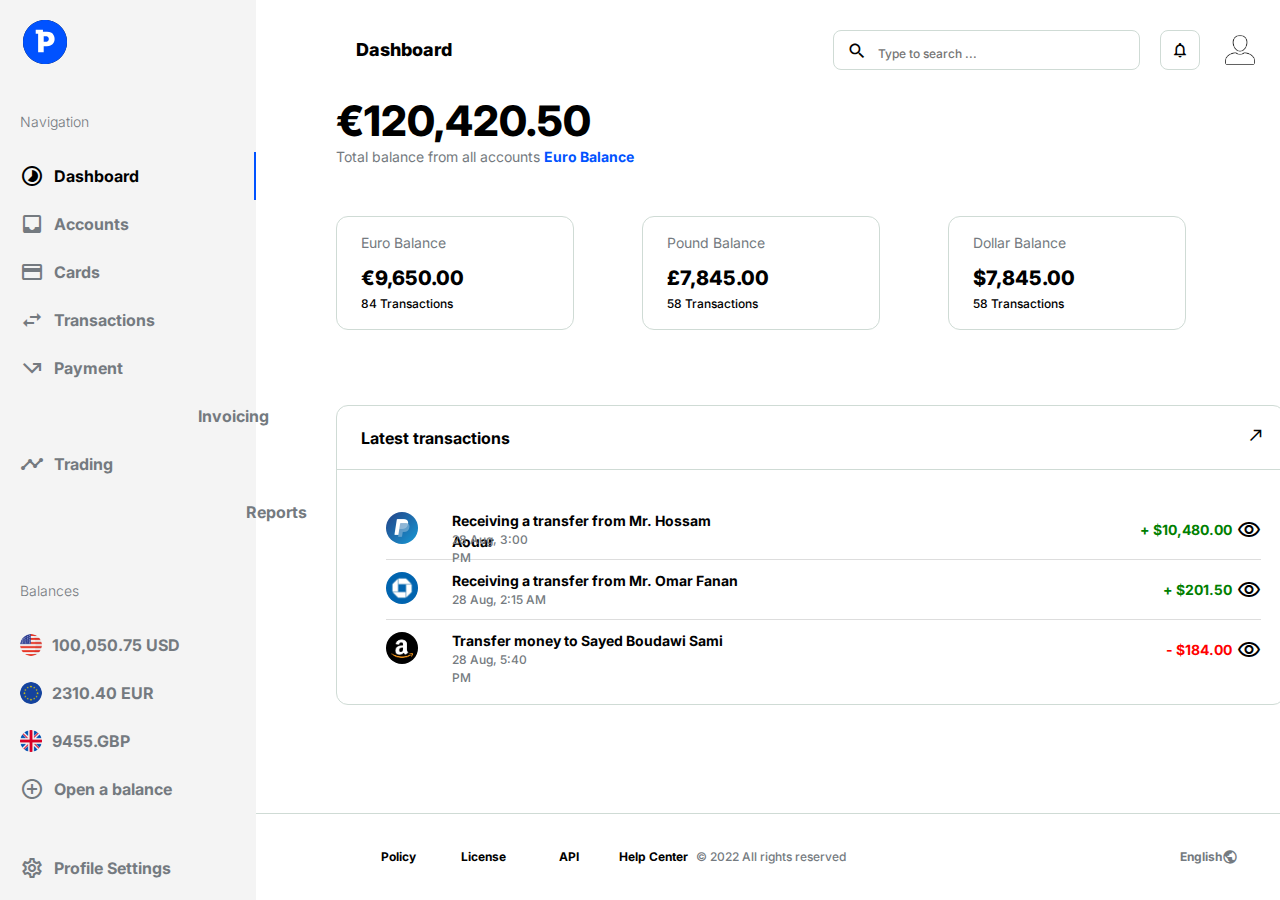
<file: index.html>
<!DOCTYPE html>
<html lang="en">
<head>
    <meta charset="UTF-8" />
    <meta http-equiv="X-UA-Compatible" content="IE=edge" />
    <meta name="viewport" content="width=device-width, initial-scale=1.0" />
    <title>Dashboard</title>
    <link rel="stylesheet" href="css/all.min.css" />
    <link rel="stylesheet" href="css/master.css" />
    <link rel="preconnect" href="https://fonts.googleapis.com" />
    <link href="https://fonts.googleapis.com/css?family=Material+Icons|Material+Icons+Outlined|Material+Icons+Two+Tone|Material+Icons+Round|Material+Icons+Sharp" rel="stylesheet">
    <link href="https://fonts.googleapis.com/css2?family=Inter:wght@100..900&display=swap" rel="stylesheet">
    <link rel="preconnect" href="https://fonts.gstatic.com" crossorigin />
</head>
<body class="light-mode">
    <div class="container">
        <aside class="sidebar">
            <div class="logo">
                <!-- <img src="images/logo.png" alt="Logo"> -->
                <?xml version="1.0" encoding="utf-8"?>
                <svg width="44px" height="44px" viewBox="0 0 44 44" version="1.1" xmlns:xlink="http://www.w3.org/1999/xlink" xmlns="http://www.w3.org/2000/svg">
                <defs>
                    <path d="M22 0C34.1519 0 44 9.84808 44 22L44 22C44 34.1519 34.1519 44 22 44L22 44C9.84808 44 0 34.1519 0 22L0 22C0 9.84808 9.84808 0 22 0Z" id="path_1" />
                    <clipPath id="clip_1">
                    <use xlink:href="#path_1" clip-rule="evenodd" fill-rule="evenodd" />
                    </clipPath>
                </defs>
                <g id="[Element]-Logo--Hidden" fill-opacity="1">
                    <path d="M2423 -276L2423 -276L2423 -232L2379 -232L2379 -276L2423 -276Z" id="[Element]-Logo--Hidden" fill="none" stroke="none" />
                    <path d="M22 0C34.1519 0 44 9.84808 44 22L44 22C44 34.1519 34.1519 44 22 44L22 44C9.84808 44 0 34.1519 0 22L0 22C0 9.84808 9.84808 0 22 0Z" id="bg" fill="#000000" stroke="none" />
                    <g clip-path="url(#clip_1)">
                    <path d="M0 0L44 0L44 44L0 44L0 0Z" id="Mask" fill="#0052FF" stroke="none" />
                    <path d="M12.7188 9.625L19.9375 9.625L19.9375 13.75L12.7188 13.75L12.7188 9.625Z" id="Rectangle" fill="#FFFFFF" fill-rule="evenodd" stroke="none" />
                    <g id="P" transform="translate(15.125 11.6875)">
                        <path d="M0 20.625L0 0L8.87226 0C10.3978 0 11.7327 0.302124 12.8768 0.906372C14.021 1.51062 14.9109 2.35992 15.5465 3.45428C16.1822 4.54865 16.5 5.82764 16.5 7.29126C16.5 8.76831 16.1738 10.0473 15.5214 11.1282C14.8691 12.2092 13.9557 13.0417 12.7815 13.6258C11.6072 14.2099 10.2372 14.502 8.67153 14.502L3.37226 14.502L3.37226 10.1514L7.54745 10.1514C8.20316 10.1514 8.76353 10.0356 9.22856 9.80392C9.69358 9.5723 10.0516 9.24164 10.3025 8.81195C10.5534 8.38226 10.6788 7.87537 10.6788 7.29126C10.6788 6.70044 10.5534 6.19522 10.3025 5.7756C10.0516 5.35599 9.69358 5.03372 9.22856 4.80881C8.76353 4.58389 8.20316 4.47144 7.54745 4.47144L5.58029 4.47144L5.58029 20.625L0 20.625Z" id="Path" fill="#FFFFFF" stroke="none" />
                    </g>
                    </g>
                </g>
                </svg>
            </div>
            <nav class="navigation">
                <p>Navigation</p>
                <ul>
                    <li class="active"><a href="index.html"><i class="material-icons">timelapse</i> Dashboard</a></li>
                    <li><a href="accounts.html"><i class="material-icons">inbox</i> Accounts</a></li>
                    <li><a href="#"><i class="material-icons">credit_card</i> Cards</a></li>
                    <li><a href="transactions.html"><i class="material-icons">swap_horiz</i> Transactions</a></li>
                    <li><a href="payment.html"><i class="material-icons">call_missed_outgoing</i> Payment</a></li>
                    <li><a href="#"><i class="material-icons">article</i> Invoicing</a></li>
                    <li><a href="#"><i class="material-icons">timeline</i> Trading</a></li>
                    <li><a href="#"><i class="material-icons">bar_chart</i> Reports</a></li>
                </ul>
            </nav>
            <div class="balances">
                <p>Balances</p>
                <ul>
                    <li><img src="images/usa.png" alt="USD"> <span> 100,050.75 USD</span></li>
                    <li><img src="images/euro.png" alt="EUR"> <span> 2310.40 EUR</span></li>
                    <li><img src="images/uk.png" alt="GBP"> <span> 9455.GBP</span></li>
                    <li><a href="#"><i class="material-icons-outlined">add_circle_outline</i> Open a balance</a></li>
                </ul>
            </div>
            <div class="profile-settings">
                <a href="settings.html"><i class="material-icons-outlined">settings</i> Profile Settings</a>
            </div>
        </aside>
        <main class="main-content">
            <header class="header">
                <h1>Dashboard</h1>
                <div class="search-profile">
                    <div class="search-bar">
                        <input type="text" placeholder="Type to search ...">
                        <i class="material-icons-outlined search-icon">search</i>
                    </div>
                    <div class="notifications"><i class="material-icons-outlined">notifications</i></div>
                    <img src="images/profile.png" alt="Profile Picture" class="profile-pic">
                </div>
            </header>
            <section class="main-section">
                <div class="dashboard">
                    <div class="title">
                        <h2>€120,420.50</h2>   
                        <p>Total balance from all accounts <span>Euro Balance</span></p>
                    </div> 
                    <div class="balance-cards">
                        <!-- <div class="card">
                            <h2>Total Balance</h2>
                            <p>€120,420.50</p>
                        </div> -->
                        <div class="card" onclick="window.location.href = '#';">
                                <h2>Euro Balance</h2>
                                <p>€9,650.00</p>
                                <small>84 Transactions</small>
                        </div>
                        <div class="card" onclick="window.location.href = '#';">
                                <h2>Pound Balance</h2>
                                <p>£7,845.00</p>
                                <small>58 Transactions</small>
                        </div>
                        <div class="card" onclick="window.location.href = '#';">
                                <h2>Dollar Balance</h2>
                                <p>$7,845.00</p>
                                <small>58 Transactions</small>
                        </div>
                    </div>
                    <div class="transactions">
                        <div class="list-title">
                            <h2>Latest transactions</h2>
                            <i class="material-icons-outlined">north_east</i>
                        </div>
                        <div class="transaction-list">
                            <div class="transaction-item">
                                <div class="icon"><img src="images/paypal.png" alt="PayPal"></div>
                                <div class="details">
                                    <p class="description">Receiving a transfer from Mr. Hossam Aouar</p>
                                    <p class="date">28 Aug, 3:00 PM</p>
                                    <!-- <p class="amount positive">+ $10,480.00</p> -->
                                </div>
                                <div class="amount positive">+ $10,480.00</div>
                                <i class="material-icons-outlined">visibility</i>
                            </div>
                            <div class="transaction-item">
                                <div class="icon"><img src="images/company2.png" alt="Company 2"></div>
                                <div class="details">
                                    <p class="description">Receiving a transfer from Mr. Omar Fanan</p>
                                    <p class="date">28 Aug, 2:15 AM</p>
                                </div>
                                <div class="amount positive">+ $201.50</div>
                                <i class="material-icons-outlined">visibility</i>
                            </div>
                            <div class="transaction-item">
                                <div class="icon"><img src="images/amazon.png" alt="Amazon"></div>
                                <div class="details">
                                    <p class="description">Transfer money to Sayed Boudawi Sami</p>
                                    <p class="date">28 Aug, 5:40 PM</p>
                                </div>
                                <div class="amount negative">- $184.00</div>
                                <i class="material-icons-outlined">visibility</i>
                            </div>
                        </div>
                    </div>
                </div>
            </section>
            <footer class="footer">
                <ul>
                    <li><a href="#"> Policy</a></li>
                    <li><a href="#">License</a></li>
                    <li><a href="#">API</a></li>
                    <li><a href="#">Help Center</a></li>
                    <li class="rights">© 2022 All rights reserved</li>
                </ul>
                <!-- <p>Privacy Policy | License | API | Help Center</p>
                <p>© 2022 All rights reserved</p> -->
                <div class="buttons">
                    <button><a href="#">English<span class="material-icons-outlined">public</span></a></button>
                    <!-- <button id="theme-toggle"><i class="material-icons-outlined">mode_night</i></button> -->
                </div>
            </footer>
        </main>
    </div>
    <script src="js/index.js"></script>
</body>
</html>
</file>
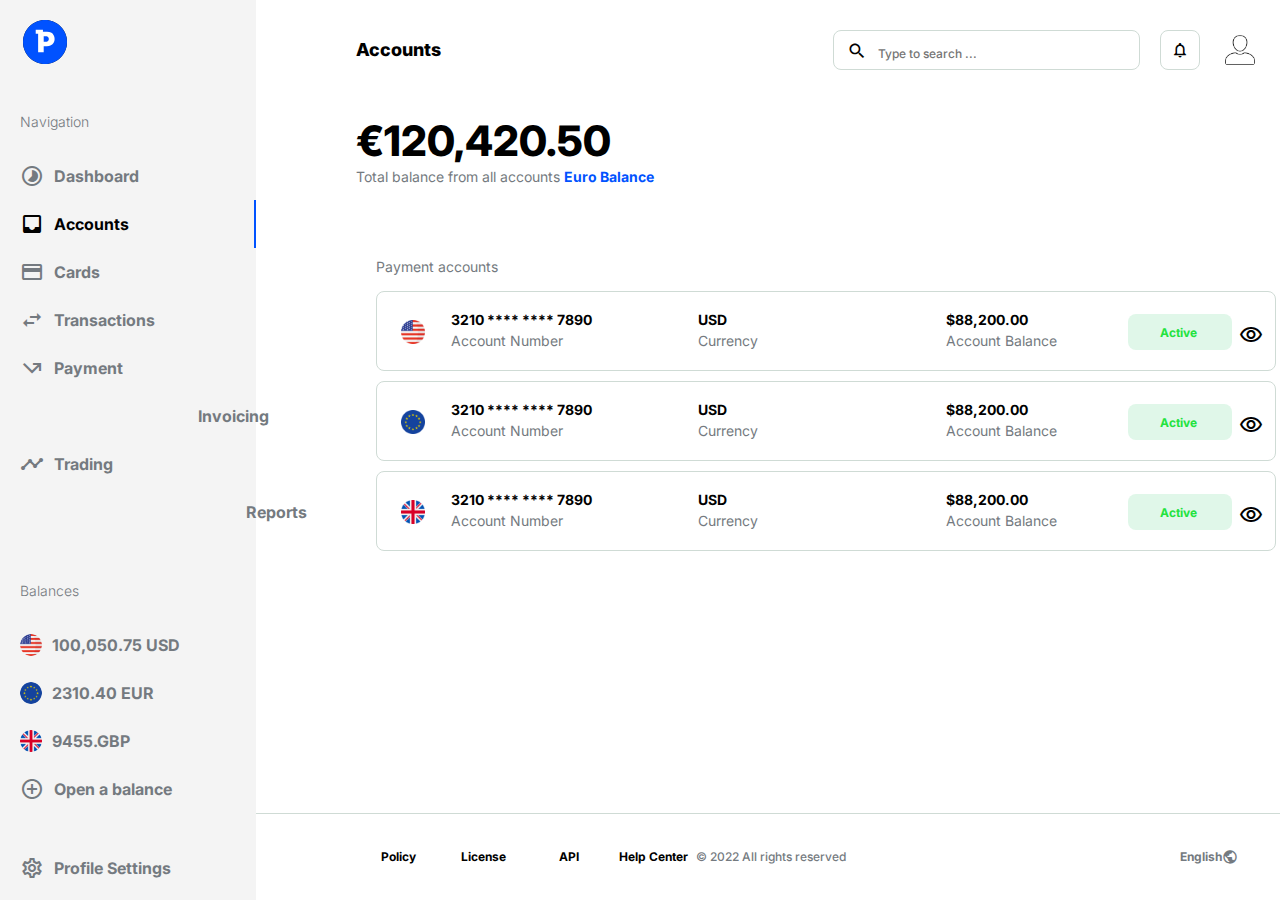
<file: accounts.html>
<!DOCTYPE html>
<html lang="en">
<head>
    <meta charset="UTF-8" />
    <meta http-equiv="X-UA-Compatible" content="IE=edge" />
    <meta name="viewport" content="width=device-width, initial-scale=1.0" />
    <title>Dashboard</title>
    <link rel="stylesheet" href="css/all.min.css" />
    <link rel="stylesheet" href="css/master.css" />
    <link rel="stylesheet" href="css/accounts.css">
    <link rel="preconnect" href="https://fonts.googleapis.com" />
    <link href="https://fonts.googleapis.com/css?family=Material+Icons|Material+Icons+Outlined|Material+Icons+Two+Tone|Material+Icons+Round|Material+Icons+Sharp" rel="stylesheet">
    <link href="https://fonts.googleapis.com/css2?family=Inter:wght@100..900&display=swap" rel="stylesheet">
    <link rel="preconnect" href="https://fonts.gstatic.com" crossorigin />
</head>
<body class="light-mode">
    <div class="container">
        <aside class="sidebar">
            <div class="logo">
                <!-- <img src="images/logo.png" alt="Logo"> -->
                <?xml version="1.0" encoding="utf-8"?>
                <svg width="44px" height="44px" viewBox="0 0 44 44" version="1.1" xmlns:xlink="http://www.w3.org/1999/xlink" xmlns="http://www.w3.org/2000/svg">
                <defs>
                    <path d="M22 0C34.1519 0 44 9.84808 44 22L44 22C44 34.1519 34.1519 44 22 44L22 44C9.84808 44 0 34.1519 0 22L0 22C0 9.84808 9.84808 0 22 0Z" id="path_1" />
                    <clipPath id="clip_1">
                    <use xlink:href="#path_1" clip-rule="evenodd" fill-rule="evenodd" />
                    </clipPath>
                </defs>
                <g id="[Element]-Logo--Hidden" fill-opacity="1">
                    <path d="M2423 -276L2423 -276L2423 -232L2379 -232L2379 -276L2423 -276Z" id="[Element]-Logo--Hidden" fill="none" stroke="none" />
                    <path d="M22 0C34.1519 0 44 9.84808 44 22L44 22C44 34.1519 34.1519 44 22 44L22 44C9.84808 44 0 34.1519 0 22L0 22C0 9.84808 9.84808 0 22 0Z" id="bg" fill="#000000" stroke="none" />
                    <g clip-path="url(#clip_1)">
                    <path d="M0 0L44 0L44 44L0 44L0 0Z" id="Mask" fill="#0052FF" stroke="none" />
                    <path d="M12.7188 9.625L19.9375 9.625L19.9375 13.75L12.7188 13.75L12.7188 9.625Z" id="Rectangle" fill="#FFFFFF" fill-rule="evenodd" stroke="none" />
                    <g id="P" transform="translate(15.125 11.6875)">
                        <path d="M0 20.625L0 0L8.87226 0C10.3978 0 11.7327 0.302124 12.8768 0.906372C14.021 1.51062 14.9109 2.35992 15.5465 3.45428C16.1822 4.54865 16.5 5.82764 16.5 7.29126C16.5 8.76831 16.1738 10.0473 15.5214 11.1282C14.8691 12.2092 13.9557 13.0417 12.7815 13.6258C11.6072 14.2099 10.2372 14.502 8.67153 14.502L3.37226 14.502L3.37226 10.1514L7.54745 10.1514C8.20316 10.1514 8.76353 10.0356 9.22856 9.80392C9.69358 9.5723 10.0516 9.24164 10.3025 8.81195C10.5534 8.38226 10.6788 7.87537 10.6788 7.29126C10.6788 6.70044 10.5534 6.19522 10.3025 5.7756C10.0516 5.35599 9.69358 5.03372 9.22856 4.80881C8.76353 4.58389 8.20316 4.47144 7.54745 4.47144L5.58029 4.47144L5.58029 20.625L0 20.625Z" id="Path" fill="#FFFFFF" stroke="none" />
                    </g>
                    </g>
                </g>
                </svg>
            </div>
            <nav class="navigation">
                <p>Navigation</p>
                <ul>
                    <li><a href="index.html"><i class="material-icons">timelapse</i> Dashboard</a></li>
                    <li class="active"><a href="accounts.html"><i class="material-icons">inbox</i> Accounts</a></li>
                    <li><a href="#"><i class="material-icons">credit_card</i> Cards</a></li>
                    <li><a href="transactions.html"><i class="material-icons">swap_horiz</i> Transactions</a></li>
                    <li><a href="payment.html"><i class="material-icons">call_missed_outgoing</i> Payment</a></li>
                    <li><a href="#"><i class="material-icons">article</i> Invoicing</a></li>
                    <li><a href="#"><i class="material-icons">timeline</i> Trading</a></li>
                    <li><a href="#"><i class="material-icons">bar_chart</i> Reports</a></li>
                </ul>
            </nav>
            <div class="balances">
                <p>Balances</p>
                <ul>
                    <li><img src="images/usa.png" alt="USD"> <span> 100,050.75 USD</span></li>
                    <li><img src="images/euro.png" alt="EUR"> <span> 2310.40 EUR</span></li>
                    <li><img src="images/uk.png" alt="GBP"> <span> 9455.GBP</span></li>
                    <li><a href="#"><i class="material-icons-outlined">add_circle_outline</i> Open a balance</a></li>
                </ul>
            </div>
            <div class="profile-settings">
                <a href="settings.html"><i class="material-icons-outlined">settings</i> Profile Settings</a>
            </div>
        </aside>
        <main class="main-content">
            <header class="header">
                <h1>Accounts</h1>
                <div class="search-profile">
                    <div class="search-bar">
                        <input type="text" placeholder="Type to search ...">
                        <i class="material-icons-outlined search-icon">search</i>
                    </div>
                    <div class="notifications"><i class="material-icons-outlined">notifications</i></div>
                    <img src="images/profile.png" alt="Profile Picture" class="profile-pic">
                </div>
            </header>
            <section class="main-section">
                <div class="accounts">
                    <div class="title">
                        <h2>€120,420.50</h2>   
                        <p>Total balance from all accounts <span>Euro Balance</span></p>
                    </div> 
                    <div class="account-list">
                        <h1>Payment accounts</h1>
                        <div class="account-item usa">
                            <div class="account-info">
                                <img src="images/usa.png" alt="US Flag" class="flag">
                                <div class="account-details">
                                    <div class="card">
                                        <p class="account-number">3210 **** **** 7890</p>
                                        <p class="account-title">Account Number</p>
                                    </div>
                                    <div class="currency">
                                        <p class="currency-status">USD</p>
                                        <p class="currency-title">Currency</p>
                                    </div>
                                    <div class="balance">
                                        <p class="balance-status">$88,200.00</p>
                                        <p class="balance-title">Account Balance</p>
                                    </div>
                                    <div class="blocked">
                                        <p class="blocked-status">$1,200.00</p>
                                        <p class="blocked-title">Blocked Amount</p>
                                    </div>
                                    <div class="account-status">
                                        <span class="status active"><p>Active</p></span>
                                        <span class="material-icons-outlined hide">visibility</span>
                                    </div>
                                </div>
                            </div>
                        </div>
                        <div class="account-item eur">
                            <div class="account-info">
                                <img src="images/euro.png" alt="EU Flag" class="flag">
                                <div class="account-details">
                                    <div class="card">
                                        <p class="account-number">3210 **** **** 7890</p>
                                        <p class="account-title">Account Number</p>
                                    </div>
                                    <div class="currency">
                                        <p class="currency-status">USD</p>
                                        <p class="currency-title">Currency</p>
                                    </div>
                                    <div class="balance">
                                        <p class="balance-status">$88,200.00</p>
                                        <p class="balance-title">Account Balance</p>
                                    </div>
                                    <div class="blocked">
                                        <p class="blocked-status">$1,200.00</p>
                                        <p class="blocked-title">Blocked Amount</p>
                                    </div>
                                    <div class="account-status">
                                        <span class="status active"><p>Active</p></span>
                                        <span class="material-icons-outlined hide">visibility</span>
                                    </div>
                                </div>
                            </div>
                        </div>
                        <div class="account-item uk">
                            <div class="account-info">
                                <img src="images/uk.png" alt="GB Flag" class="flag">
                                <div class="account-details">
                                    <div class="card">
                                        <p class="account-number">3210 **** **** 7890</p>
                                        <p class="account-title">Account Number</p>
                                    </div>
                                    <div class="currency">
                                        <p class="currency-status">USD</p>
                                        <p class="currency-title">Currency</p>
                                    </div>
                                    <div class="balance">
                                        <p class="balance-status">$88,200.00</p>
                                        <p class="balance-title">Account Balance</p>
                                    </div>
                                    <div class="blocked">
                                        <p class="blocked-status">$1,200.00</p>
                                        <p class="blocked-title">Blocked Amount</p>
                                    </div>
                                    <div class="account-status">
                                        <span class="status active"><p>Active</p></span>
                                        <span class="material-icons-outlined hide">visibility</span>
                                    </div>
                                </div>
                            </div>
                        </div>
                    </div>
                </div>
            </section>
            <footer class="footer">
                <ul>
                    <li><a href="#"> Policy</a></li>
                    <li><a href="#">License</a></li>
                    <li><a href="#">API</a></li>
                    <li><a href="#">Help Center</a></li>
                    <li class="rights">© 2022 All rights reserved</li>
                </ul>
                <!-- <p>Privacy Policy | License | API | Help Center</p>
                <p>© 2022 All rights reserved</p> -->
                <div class="buttons">
                    <button><a href="#">English<span class="material-icons-outlined">public</span></a></button>
                    <!-- <button id="theme-toggle"><i class="material-icons-outlined">mode_night</i></button> -->
                </div>
            </footer>
        </main>
    </div>
    <script src="js/index.js"></script>
</body>
</html>
</file>
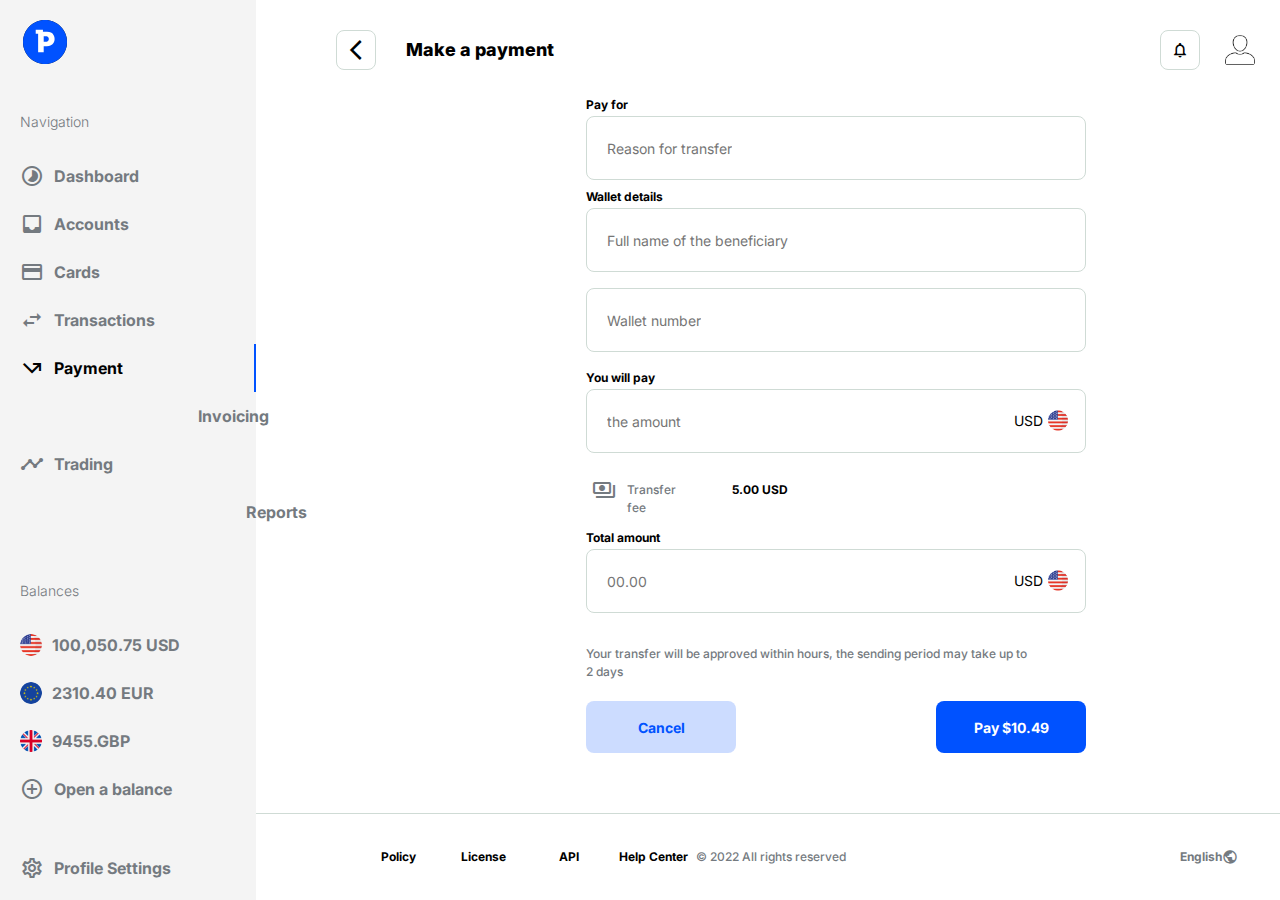
<file: payment.html>
<!DOCTYPE html>
<html lang="en">
<head>
    <meta charset="UTF-8" />
    <meta http-equiv="X-UA-Compatible" content="IE=edge" />
    <meta name="viewport" content="width=device-width, initial-scale=1.0" />
    <title>Payment Page</title>
    <link rel="stylesheet" href="css/all.min.css" />
    <link rel="stylesheet" href="css/master.css" />
    <link rel="stylesheet" href="css/payment.css">
    <link rel="preconnect" href="https://fonts.googleapis.com" />
    <link href="https://fonts.googleapis.com/css?family=Material+Icons|Material+Icons+Outlined|Material+Icons+Two+Tone|Material+Icons+Round|Material+Icons+Sharp" rel="stylesheet">
    <link href="https://fonts.googleapis.com/css2?family=Inter:wght@100..900&display=swap" rel="stylesheet">
    <link rel="preconnect" href="https://fonts.gstatic.com" crossorigin />
</head>
<body class="light-mode">
    <div class="container">
        <aside class="sidebar">
            <div class="logo">
                <!-- <img src="images/logo.png" alt="Logo"> -->
                <?xml version="1.0" encoding="utf-8"?>
                <svg width="44px" height="44px" viewBox="0 0 44 44" version="1.1" xmlns:xlink="http://www.w3.org/1999/xlink" xmlns="http://www.w3.org/2000/svg">
                <defs>
                    <path d="M22 0C34.1519 0 44 9.84808 44 22L44 22C44 34.1519 34.1519 44 22 44L22 44C9.84808 44 0 34.1519 0 22L0 22C0 9.84808 9.84808 0 22 0Z" id="path_1" />
                    <clipPath id="clip_1">
                    <use xlink:href="#path_1" clip-rule="evenodd" fill-rule="evenodd" />
                    </clipPath>
                </defs>
                <g id="[Element]-Logo--Hidden" fill-opacity="1">
                    <path d="M2423 -276L2423 -276L2423 -232L2379 -232L2379 -276L2423 -276Z" id="[Element]-Logo--Hidden" fill="none" stroke="none" />
                    <path d="M22 0C34.1519 0 44 9.84808 44 22L44 22C44 34.1519 34.1519 44 22 44L22 44C9.84808 44 0 34.1519 0 22L0 22C0 9.84808 9.84808 0 22 0Z" id="bg" fill="#000000" stroke="none" />
                    <g clip-path="url(#clip_1)">
                    <path d="M0 0L44 0L44 44L0 44L0 0Z" id="Mask" fill="#0052FF" stroke="none" />
                    <path d="M12.7188 9.625L19.9375 9.625L19.9375 13.75L12.7188 13.75L12.7188 9.625Z" id="Rectangle" fill="#FFFFFF" fill-rule="evenodd" stroke="none" />
                    <g id="P" transform="translate(15.125 11.6875)">
                        <path d="M0 20.625L0 0L8.87226 0C10.3978 0 11.7327 0.302124 12.8768 0.906372C14.021 1.51062 14.9109 2.35992 15.5465 3.45428C16.1822 4.54865 16.5 5.82764 16.5 7.29126C16.5 8.76831 16.1738 10.0473 15.5214 11.1282C14.8691 12.2092 13.9557 13.0417 12.7815 13.6258C11.6072 14.2099 10.2372 14.502 8.67153 14.502L3.37226 14.502L3.37226 10.1514L7.54745 10.1514C8.20316 10.1514 8.76353 10.0356 9.22856 9.80392C9.69358 9.5723 10.0516 9.24164 10.3025 8.81195C10.5534 8.38226 10.6788 7.87537 10.6788 7.29126C10.6788 6.70044 10.5534 6.19522 10.3025 5.7756C10.0516 5.35599 9.69358 5.03372 9.22856 4.80881C8.76353 4.58389 8.20316 4.47144 7.54745 4.47144L5.58029 4.47144L5.58029 20.625L0 20.625Z" id="Path" fill="#FFFFFF" stroke="none" />
                    </g>
                    </g>
                </g>
                </svg>
            </div>
            <nav class="navigation">
                <p>Navigation</p>
                <ul>
                    <li><a href="index.html"><i class="material-icons">timelapse</i> Dashboard</a></li>
                    <li><a href="accounts.html"><i class="material-icons">inbox</i> Accounts</a></li>
                    <li><a href="#"><i class="material-icons">credit_card</i> Cards</a></li>
                    <li><a href="transactions.html"><i class="material-icons">swap_horiz</i> Transactions</a></li>
                    <li class="active"><a href="payment.html"><i class="material-icons">call_missed_outgoing</i> Payment</a></li>
                    <li><a href="#"><i class="material-icons">article</i> Invoicing</a></li>
                    <li><a href="#"><i class="material-icons">timeline</i> Trading</a></li>
                    <li><a href="#"><i class="material-icons">bar_chart</i> Reports</a></li>
                </ul>
            </nav>
            <div class="balances">
                <p>Balances</p>
                <ul>
                    <li><img src="images/usa.png" alt="USD"> <span> 100,050.75 USD</span></li>
                    <li><img src="images/euro.png" alt="EUR"> <span> 2310.40 EUR</span></li>
                    <li><img src="images/uk.png" alt="GBP"> <span> 9455.GBP</span></li>
                    <li><a href="#"><i class="material-icons-outlined">add_circle_outline</i> Open a balance</a></li>
                </ul>
            </div>
            <div class="profile-settings">
                <a href="settings.html"><i class="material-icons-outlined">settings</i> Profile Settings</a>
            </div>
        </aside>
        <main class="main-content">
            <header class="header">
                <div class="header-title">
                    <i class="material-icons-outlined">arrow_back_ios</i>
                    <h1>Make a payment</h1>
                </div>
                <div class="search-profile">
                    <!-- <div class="search-bar">
                        <input type="text" placeholder="Type to search ...">
                        <i class="material-icons-outlined search-icon">search</i>
                    </div> -->
                    <div class="notifications"><i class="material-icons-outlined">notifications</i></div>
                    <img src="images/profile.png" alt="Profile Picture" class="profile-pic">
                </div>
            </header>
            <section class="main-section">
                <form class="payment-form">
                    <div class="pay-for">
                        <label for="reason">Pay for</label>
                        <input type="text" id="reason" name="reason" placeholder="Reason for transfer">
                    </div>
                    <div class="wallet">
                        <label for="beneficiary">Wallet details</label>
                        <input type="text" id="beneficiary" name="beneficiary" placeholder="Full name of the beneficiary">
                        <input type="text" id="wallet-number" name="wallet-number" placeholder="Wallet number">
                    </div>
                    <div class="you-will-pay">
                        <label for="amount">You will pay</label>
                        <input type="text" id="amount" name="amount" placeholder="the amount">
                        <span class="currency">USD <img src="images/usa.png" alt="US Flag"></span>
                    </div>
                    <div class="transfer-fee">
                        <label>
                            <i class="material-icons-outlined">payments</i><span class="fee"> Transfer fee</span> <span class="fee-amount">5.00 USD</span>
                        </label>
                    </div>
                    <div class="total">
                        <label for="total-amount">Total amount</label>
                        <input type="text" id="total-amount" name="total-amount" placeholder="00.00">
                        <span class="currency">USD <img src="images/usa.png" alt="US Flag"></span>
                    </div>
                    <p class="note">Your transfer will be approved within hours, the sending period may take up to 2 days</p>
                    <div class="form-actions">
                        <button type="button" class="cancel-button">Cancel</button>
                        <button type="submit" class="pay-button">Pay $10.49</button>
                    </div>
                </form>
            </section>
            <footer class="footer">
                <ul>
                    <li><a href="#"> Policy</a></li>
                    <li><a href="#">License</a></li>
                    <li><a href="#">API</a></li>
                    <li><a href="#">Help Center</a></li>
                    <li class="rights">© 2022 All rights reserved</li>
                </ul>
                <!-- <p>Privacy Policy | License | API | Help Center</p>
                <p>© 2022 All rights reserved</p> -->
                <div class="buttons">
                    <button><a href="#">English<span class="material-icons-outlined">public</span></a></button>
                    <!-- <button id="theme-toggle"><i class="material-icons-outlined">mode_night</i></button> -->
                </div>
            </footer>
        </main>
    </div>
    <script src="js/index.js"></script>
</body>
</html>
</file>
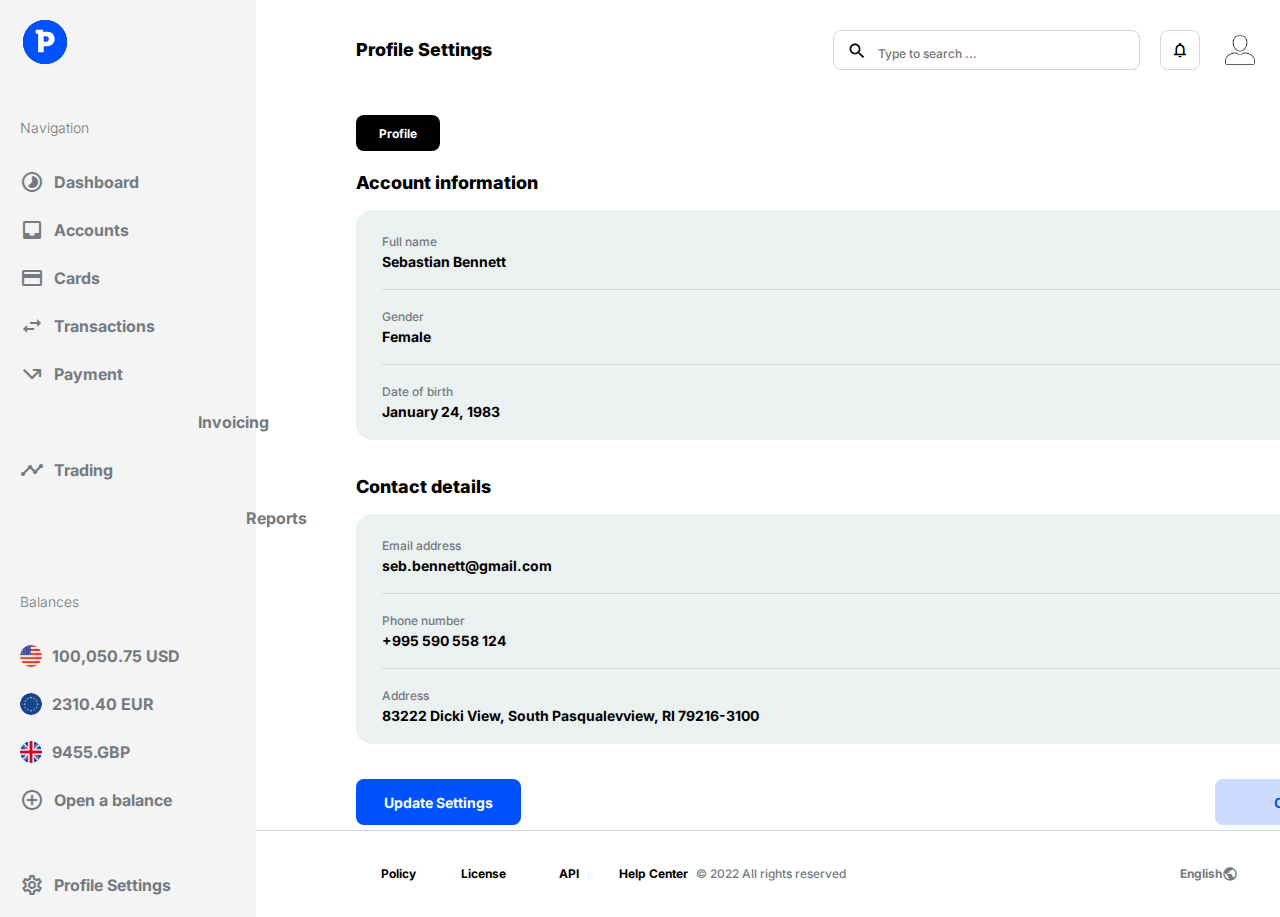
<file: settings.html>
<!DOCTYPE html>
<html lang="en">
<head>
    <meta charset="UTF-8" />
    <meta http-equiv="X-UA-Compatible" content="IE=edge" />
    <meta name="viewport" content="width=device-width, initial-scale=1.0" />
    <title>Settings</title>
    <link rel="stylesheet" href="css/all.min.css" />
    <link rel="stylesheet" href="css/master.css" />
    <link rel="stylesheet" href="css/settings.css">
    <link rel="preconnect" href="https://fonts.googleapis.com" />
    <link href="https://fonts.googleapis.com/css?family=Material+Icons|Material+Icons+Outlined|Material+Icons+Two+Tone|Material+Icons+Round|Material+Icons+Sharp" rel="stylesheet">
    <link href="https://fonts.googleapis.com/css2?family=Inter:wght@100..900&display=swap" rel="stylesheet">
    <link rel="preconnect" href="https://fonts.gstatic.com" crossorigin />
</head>
<body class="light-mode">
    <div class="container">
        <aside class="sidebar">
            <div class="logo">
                <!-- <img src="images/logo.png" alt="Logo"> -->
                <?xml version="1.0" encoding="utf-8"?>
                <svg width="44px" height="44px" viewBox="0 0 44 44" version="1.1" xmlns:xlink="http://www.w3.org/1999/xlink" xmlns="http://www.w3.org/2000/svg">
                <defs>
                    <path d="M22 0C34.1519 0 44 9.84808 44 22L44 22C44 34.1519 34.1519 44 22 44L22 44C9.84808 44 0 34.1519 0 22L0 22C0 9.84808 9.84808 0 22 0Z" id="path_1" />
                    <clipPath id="clip_1">
                    <use xlink:href="#path_1" clip-rule="evenodd" fill-rule="evenodd" />
                    </clipPath>
                </defs>
                <g id="[Element]-Logo--Hidden" fill-opacity="1">
                    <path d="M2423 -276L2423 -276L2423 -232L2379 -232L2379 -276L2423 -276Z" id="[Element]-Logo--Hidden" fill="none" stroke="none" />
                    <path d="M22 0C34.1519 0 44 9.84808 44 22L44 22C44 34.1519 34.1519 44 22 44L22 44C9.84808 44 0 34.1519 0 22L0 22C0 9.84808 9.84808 0 22 0Z" id="bg" fill="#000000" stroke="none" />
                    <g clip-path="url(#clip_1)">
                    <path d="M0 0L44 0L44 44L0 44L0 0Z" id="Mask" fill="#0052FF" stroke="none" />
                    <path d="M12.7188 9.625L19.9375 9.625L19.9375 13.75L12.7188 13.75L12.7188 9.625Z" id="Rectangle" fill="#FFFFFF" fill-rule="evenodd" stroke="none" />
                    <g id="P" transform="translate(15.125 11.6875)">
                        <path d="M0 20.625L0 0L8.87226 0C10.3978 0 11.7327 0.302124 12.8768 0.906372C14.021 1.51062 14.9109 2.35992 15.5465 3.45428C16.1822 4.54865 16.5 5.82764 16.5 7.29126C16.5 8.76831 16.1738 10.0473 15.5214 11.1282C14.8691 12.2092 13.9557 13.0417 12.7815 13.6258C11.6072 14.2099 10.2372 14.502 8.67153 14.502L3.37226 14.502L3.37226 10.1514L7.54745 10.1514C8.20316 10.1514 8.76353 10.0356 9.22856 9.80392C9.69358 9.5723 10.0516 9.24164 10.3025 8.81195C10.5534 8.38226 10.6788 7.87537 10.6788 7.29126C10.6788 6.70044 10.5534 6.19522 10.3025 5.7756C10.0516 5.35599 9.69358 5.03372 9.22856 4.80881C8.76353 4.58389 8.20316 4.47144 7.54745 4.47144L5.58029 4.47144L5.58029 20.625L0 20.625Z" id="Path" fill="#FFFFFF" stroke="none" />
                    </g>
                    </g>
                </g>
                </svg>
            </div>
            <nav class="navigation">
                <p>Navigation</p>
                <ul>
                    <li><a href="index.html"><i class="material-icons">timelapse</i> Dashboard</a></li>
                    <li><a href="accounts.html"><i class="material-icons">inbox</i> Accounts</a></li>
                    <li><a href="#"><i class="material-icons">credit_card</i> Cards</a></li>
                    <li><a href="transactions.html"><i class="material-icons">swap_horiz</i> Transactions</a></li>
                    <li><a href="payment.html"><i class="material-icons">call_missed_outgoing</i> Payment</a></li>
                    <li><a href="#"><i class="material-icons">article</i> Invoicing</a></li>
                    <li><a href="#"><i class="material-icons">timeline</i> Trading</a></li>
                    <li><a href="#"><i class="material-icons">bar_chart</i> Reports</a></li>
                </ul>
            </nav>
            <div class="balances">
                <p>Balances</p>
                <ul>
                    <li><img src="images/usa.png" alt="USD"> <span> 100,050.75 USD</span></li>
                    <li><img src="images/euro.png" alt="EUR"> <span> 2310.40 EUR</span></li>
                    <li><img src="images/uk.png" alt="GBP"> <span> 9455.GBP</span></li>
                    <li><a href="#"><i class="material-icons-outlined">add_circle_outline</i> Open a balance</a></li>
                </ul>
            </div>
            <div class="profile-settings">
                <a href="settings.html"><i class="material-icons-outlined">settings</i> Profile Settings</a>
            </div>
        </aside>
        <main class="main-content">
            <header class="header">
                <h1>Profile Settings</h1>
                <div class="search-profile">
                    <div class="search-bar">
                        <input type="text" placeholder="Type to search ...">
                        <i class="material-icons-outlined search-icon">search</i>
                    </div>
                    <div class="notifications"><i class="material-icons-outlined">notifications</i></div>
                    <img src="images/profile.png" alt="Profile Picture" class="profile-pic">
                </div>
            </header>
            <section class="main-section">
                <div class="profile-settings">
                    <div class="tabs">
                        <button class="tab-button active">Profile</button>
                    </div>
                    <div class="account-information">
                        <h3>Account information</h3>
                        <div class="infoitem">
                            <div class="info-item">
                                <label>Full name</label>
                                <p>Sebastian Bennett</p>
                            </div>
                            <div class="info-item">
                                <label>Gender</label>
                                <p>Female</p>
                            </div>
                            <div class="info-item">
                                <label>Date of birth</label>
                                <p>January 24, 1983</p>
                            </div>
                        </div>
                    </div>
                    <div class="contact-details">
                        <h3>Contact details</h3>
                        <div class="infoitem">
                            <div class="info-item">
                                <label>Email address</label>
                                <p>seb.bennett@gmail.com</p>
                            </div>
                            <div class="info-item">
                                <label>Phone number</label>
                                <p>+995 590 558 124</p>
                            </div>
                            <div class="info-item">
                                <label>Address</label>
                                <p>83222 Dicki View, South Pasqualevview, RI 79216-3100</p>
                            </div>
                        </div>
                    </div>
                    <div class="form-actions">
                        <button type="button" class="update-button">Update Settings</button>
                        <button type="button" class="cancel-button">Cancel</button>
                    </div>
                </div>
            </section>            
            <footer class="footer">
                <ul>
                    <li><a href="#"> Policy</a></li>
                    <li><a href="#">License</a></li>
                    <li><a href="#">API</a></li>
                    <li><a href="#">Help Center</a></li>
                    <li class="rights">© 2022 All rights reserved</li>
                </ul>
                <!-- <p>Privacy Policy | License | API | Help Center</p>
                <p>© 2022 All rights reserved</p> -->
                <div class="buttons">
                    <button><a href="#">English<span class="material-icons-outlined">public</span></a></button>
                    <!-- <button id="theme-toggle"><i class="material-icons-outlined">mode_night</i></button> -->
                </div>
            </footer>
        </main>
    </div>
    <script src="js/index.js"></script>
</body>
</html>
</file>
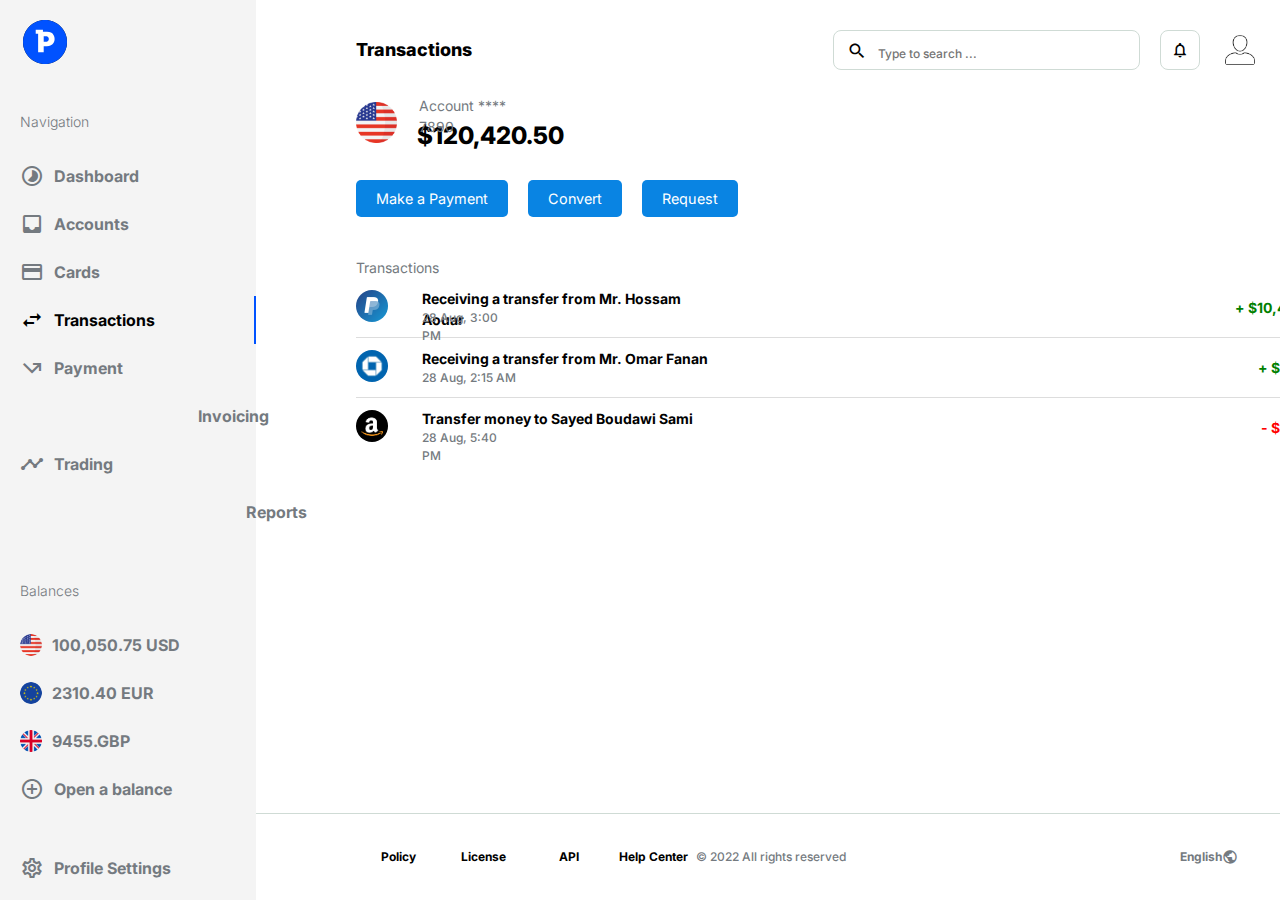
<file: transactions.html>
<!DOCTYPE html>
<html lang="en">
<head>
    <meta charset="UTF-8" />
    <meta http-equiv="X-UA-Compatible" content="IE=edge" />
    <meta name="viewport" content="width=device-width, initial-scale=1.0" />
    <title>Transactions</title>
    <link rel="stylesheet" href="css/all.min.css" />
    <link rel="stylesheet" href="css/master.css" />
    <link rel="stylesheet" href="css/transactions.css">
    <link rel="preconnect" href="https://fonts.googleapis.com" />
    <link href="https://fonts.googleapis.com/css?family=Material+Icons|Material+Icons+Outlined|Material+Icons+Two+Tone|Material+Icons+Round|Material+Icons+Sharp" rel="stylesheet">
    <link href="https://fonts.googleapis.com/css2?family=Inter:wght@100..900&display=swap" rel="stylesheet">
    <link rel="preconnect" href="https://fonts.gstatic.com" crossorigin />
</head>
<body class="light-mode">
    <div class="container">
        <aside class="sidebar">
            <div class="logo">
                <!-- <img src="images/logo.png" alt="Logo"> -->
                <?xml version="1.0" encoding="utf-8"?>
                <svg width="44px" height="44px" viewBox="0 0 44 44" version="1.1" xmlns:xlink="http://www.w3.org/1999/xlink" xmlns="http://www.w3.org/2000/svg">
                <defs>
                    <path d="M22 0C34.1519 0 44 9.84808 44 22L44 22C44 34.1519 34.1519 44 22 44L22 44C9.84808 44 0 34.1519 0 22L0 22C0 9.84808 9.84808 0 22 0Z" id="path_1" />
                    <clipPath id="clip_1">
                    <use xlink:href="#path_1" clip-rule="evenodd" fill-rule="evenodd" />
                    </clipPath>
                </defs>
                <g id="[Element]-Logo--Hidden" fill-opacity="1">
                    <path d="M2423 -276L2423 -276L2423 -232L2379 -232L2379 -276L2423 -276Z" id="[Element]-Logo--Hidden" fill="none" stroke="none" />
                    <path d="M22 0C34.1519 0 44 9.84808 44 22L44 22C44 34.1519 34.1519 44 22 44L22 44C9.84808 44 0 34.1519 0 22L0 22C0 9.84808 9.84808 0 22 0Z" id="bg" fill="#000000" stroke="none" />
                    <g clip-path="url(#clip_1)">
                    <path d="M0 0L44 0L44 44L0 44L0 0Z" id="Mask" fill="#0052FF" stroke="none" />
                    <path d="M12.7188 9.625L19.9375 9.625L19.9375 13.75L12.7188 13.75L12.7188 9.625Z" id="Rectangle" fill="#FFFFFF" fill-rule="evenodd" stroke="none" />
                    <g id="P" transform="translate(15.125 11.6875)">
                        <path d="M0 20.625L0 0L8.87226 0C10.3978 0 11.7327 0.302124 12.8768 0.906372C14.021 1.51062 14.9109 2.35992 15.5465 3.45428C16.1822 4.54865 16.5 5.82764 16.5 7.29126C16.5 8.76831 16.1738 10.0473 15.5214 11.1282C14.8691 12.2092 13.9557 13.0417 12.7815 13.6258C11.6072 14.2099 10.2372 14.502 8.67153 14.502L3.37226 14.502L3.37226 10.1514L7.54745 10.1514C8.20316 10.1514 8.76353 10.0356 9.22856 9.80392C9.69358 9.5723 10.0516 9.24164 10.3025 8.81195C10.5534 8.38226 10.6788 7.87537 10.6788 7.29126C10.6788 6.70044 10.5534 6.19522 10.3025 5.7756C10.0516 5.35599 9.69358 5.03372 9.22856 4.80881C8.76353 4.58389 8.20316 4.47144 7.54745 4.47144L5.58029 4.47144L5.58029 20.625L0 20.625Z" id="Path" fill="#FFFFFF" stroke="none" />
                    </g>
                    </g>
                </g>
                </svg>
            </div>
            <nav class="navigation">
                <p>Navigation</p>
                <ul>
                    <li><a href="index.html"><i class="material-icons">timelapse</i> Dashboard</a></li>
                    <li><a href="accounts.html"><i class="material-icons">inbox</i> Accounts</a></li>
                    <li><a href="#"><i class="material-icons">credit_card</i> Cards</a></li>
                    <li class="active"><a href="transactions.html"><i class="material-icons">swap_horiz</i> Transactions</a></li>
                    <li><a href="payment.html"><i class="material-icons">call_missed_outgoing</i> Payment</a></li>
                    <li><a href="#"><i class="material-icons">article</i> Invoicing</a></li>
                    <li><a href="#"><i class="material-icons">timeline</i> Trading</a></li>
                    <li><a href="#"><i class="material-icons">bar_chart</i> Reports</a></li>
                </ul>
            </nav>
            <div class="balances">
                <p>Balances</p>
                <ul>
                    <li><img src="images/usa.png" alt="USD"> <span> 100,050.75 USD</span></li>
                    <li><img src="images/euro.png" alt="EUR"> <span> 2310.40 EUR</span></li>
                    <li><img src="images/uk.png" alt="GBP"> <span> 9455.GBP</span></li>
                    <li><a href="#"><i class="material-icons-outlined">add_circle_outline</i> Open a balance</a></li>
                </ul>
            </div>
            <div class="profile-settings">
                <a href="settings.html"><i class="material-icons-outlined">settings</i> Profile Settings</a>
            </div>
        </aside>
        <main class="main-content">
            <header class="header">
                <h1>Transactions</h1>
                <div class="search-profile">
                    <div class="search-bar">
                        <input type="text" placeholder="Type to search ...">
                        <i class="material-icons-outlined search-icon">search</i>
                    </div>
                    <div class="notifications"><i class="material-icons-outlined">notifications</i></div>
                    <img src="images/profile.png" alt="Profile Picture" class="profile-pic">
                </div>
            </header>
            <section class="main-section">
                <div class="transactions-overview">
                    <div class="account-info">
                        <img src="images/usa.png" alt="USA">
                        <h2>$120,420.50</h2>
                        <p>Account **** 7890</p>
                    </div>
                </div>
                <div class="transaction-actions">
                    <button class="action-button" onclick="window.location.href = 'payment.html';">Make a Payment</button>
                    <button class="action-button">Convert</button>
                    <button class="action-button">Request</button>
                </div>
                <div class="transactions-list">
                    <h2>Transactions</h2>
                    <div class="transaction-item">
                        <div class="icon"><img src="images/paypal.png" alt="PayPal"></div>
                        <div class="details">
                            <p class="description">Receiving a transfer from Mr. Hossam Aouar</p>
                            <p class="date">28 Aug, 3:00 PM</p>
                            <!-- <p class="amount positive">+ $10,480.00</p> -->
                        </div>
                        <div class="amount positive">+ $10,480.00</div>
                        <i class="material-icons-outlined">visibility</i>
                    </div>
                    <div class="transaction-item">
                        <div class="icon"><img src="images/company2.png" alt="Company 2"></div>
                        <div class="details">
                            <p class="description">Receiving a transfer from Mr. Omar Fanan</p>
                            <p class="date">28 Aug, 2:15 AM</p>
                        </div>
                        <div class="amount positive">+ $201.50</div>
                        <i class="material-icons-outlined">visibility</i>
                    </div>
                    <div class="transaction-item">
                        <div class="icon"><img src="images/amazon.png" alt="Amazon"></div>
                        <div class="details">
                            <p class="description">Transfer money to Sayed Boudawi Sami</p>
                            <p class="date">28 Aug, 5:40 PM</p>
                        </div>
                        <div class="amount negative">- $184.00</div>
                        <i class="material-icons-outlined">visibility</i>
                    </div>
                </div>
            </section>
            <footer class="footer">
                <ul>
                    <li><a href="#"> Policy</a></li>
                    <li><a href="#">License</a></li>
                    <li><a href="#">API</a></li>
                    <li><a href="#">Help Center</a></li>
                    <li class="rights">© 2022 All rights reserved</li>
                </ul>
                <!-- <p>Privacy Policy | License | API | Help Center</p>
                <p>© 2022 All rights reserved</p> -->
                <div class="buttons">
                    <button><a href="#">English<span class="material-icons-outlined">public</span></a></button>
                    <!-- <button id="theme-toggle"><i class="material-icons-outlined">mode_night</i></button> -->
                </div>
            </footer>
        </main>
    </div>
    <script src="js/index.js"></script>
</body>
</html>
</file>
<file: css/accounts.css>
/* Accounts styles */
.accounts {
    padding: 20px;
}

.accounts .title{
    width: 304px;
    height: 76px;
    margin-bottom: 45px;
}

.accounts .title h2{
    width: 273px;
    height: 51px;
    font-size: 42px;
    font-weight: 800;
}

.accounts .title p{
    height: 21px;
    color: #747a80;
    font-family: Inter;
    font-size: 14px;
    font-weight: 400;
    line-height: 21px;
}

.accounts .title p span{
    font-weight: 700;
    color: #0052ff;
}

.account-list {
    background: #fff;
    /* border-radius: 8px; */
    /* box-shadow: 0 2px 4px rgba(0, 0, 0, 0.1); */
    padding: 20px;
}

.account-list h1 {
    margin-bottom: 14px;
    width: 123px;
    height: 21px;
    color: #747a80;
    font-family: Inter;
    font-size: 14px;
    font-weight: 400;
    line-height: 21px;
}

.account-item {
    top: 0px;
    width: 900px;
    height: 80px;
    border-radius: 8px;
    border: 1px solid #cfdbd5;
    margin-bottom: 10px
}

.account-info {
    display: flex;
    align-items: center;
    height: 80px;
}

.account-item:hover{
    background: #ffffff;
    background-blend-mode: normal;
    box-shadow: 0px 20px 24px rgba(153,155,168,0.18);
    border: none;
}

/* .uk .eur{
    top: 0px;
    width: 1024px;
    height: 80px;
    border-radius: 8px;
    border: 1px solid #cfdbd5;
} */

.flag {
    position: relative;
    left: 24px;
    /* top: 28px; */
    width: 24px;
    height: 24px;
}

.account-details {
    flex-grow: 1;
    display: flex;
    align-items: center;
    justify-content: space-between;
}

.account-details .card,
.account-details .currency,
.account-details .balance,
.account-details .blocked {
    display: flex;
    flex-direction: column;
    position: relative;
    left: 50px;
    width: 144px;
    height: 47px;
}

.account-details .blocked{
    display: none;
}

.account-details .account-number {
    font-size: 14px;
    font-weight: 700;
    line-height: 21px;
}

.account-title,
.currency-title,
.balance-title,
.blocked-title {
    width: 130px;
    height: 21px;
    color: #747a80;
    font-family: Inter;
    font-size: 14px;
    font-weight: 400;
    line-height: 21px;
}

.currency-status,
.balance-status,
.blocked-status {
    width: 30px;
    height: 21px;
    font-family: Inter;
    font-size: 14px;
    font-weight: 700;
    line-height: 21px;
}

.account-status {
    display: flex;
    align-items: center;
    border-radius: 8px;
    /* background: #23e33e, rgba(255,255,255,0.9); */
    background-blend-mode: normal;
}

.status {
    padding: 5px 10px;
    border-radius: 5px;
    font-weight: bold;
    margin-right: 10px;
    width: 104px;
    height: 36px;
}

.status.active {
    position: relative;
    right: 15px;
    background-color: #e0f7e9;
    color: #23e33e;
    border-radius: 8px;
    background: #23e33e, rgba(255,255,255,0.85);
    background-blend-mode: normal;
}

.status.active p{
    position: absolute;
    left: 32px;
    top: 10px;
    width: 38px;
    height: 18px;
    color: #23e33e;
    font-family: Inter;
    font-size: 12px;
    font-weight: 700;
    line-height: 18px;
    text-align: center;
}

.hide {
    cursor: pointer;
    position: relative;
    right: 18px;
    width: 18px;
    height: 18px;
    font-family: "Material Icons Outlined";
    font-size: 18px;
    font-weight: 400;
    text-align: center;
}
</file>
<file: css/payment.css>
/* Payment Styles */
.header .header-title{
    display: flex;
    align-items: center;
    width: 200px;
    justify-content: flex-end;
}

.header .header-title i{
    position: absolute;
    left: 80px;
    top: 20px;
    width: 40px;
    height: 40px;
    border-radius: 8px;
    border: 1px solid #cfdbd5;
    display: flex;
    align-items: center;
    justify-content: space-around;
}

.header .header-title h1{
    width: 150px;
    height: 24px;
    font-family: Inter;
    font-size: 18px;
    font-weight: 800;
    line-height: 24px;
}

.main-section{
    display: flex;
    justify-content: space-around;
}

.payment-form{
    position: relative;
    left: 75px;
    top: 0px;
    display: flex;
    flex-direction: column;
    width: 500px;
    height: 725px;
}

.payment-form .pay-for,
.payment-form .walle,
.payment-form .you-will-pay,
.payment-form .total-amount {
    width: 500px;
    height: 92px;
}

.payment-form label{
    position: relative;
    left: 0px;
    top: -2px;
    width: 41px;
    height: 18px;
    font-family: Inter;
    font-size: 12px;
    font-weight: 700;
    line-height: 18px;
}

.payment-form input[type="text"]{
    width: 500px;
    height: 64px;
    border-radius: 8px;
    border: 1px solid #cfdbd5;
    margin-bottom: 1rem;
    padding: 20px;
}

.payment-form input::placeholder{
    position: absolute;
    left: 20px;
    /* top: 49px; */
    font-size: 14px;
    font-weight: 400;
    line-height: 21px;
}

.payment-form .you-will-pay,
.payment-form .total {
    position: relative;
    margin-bottom: 1rem;
    width: 100%;
    max-width: 300px;
}

.payment-form .currency,
.payment-form .total-amount {
    position: absolute;
    left: 440px;
    top: 52px;
    transform: translateY(-50%);
    display: flex;
    align-items: center;
    justify-content: center;
    width: 30px;
    height: 21px;
    font-size: 14px;
    font-weight: 400;
    line-height: 21px;
    text-align: right;
}

.payment-form .you-will-pay span img,
.payment-form .total span img{
    margin-left: 5px;
    width: 20px;
    height: 20px;
}

.payment-form .transfer-fee{
    position: relative;
    left: 21.49px;
    top: 0px;
    width: 194.8px;
    height: 36px;
    margin-bottom: 1rem;
    display: flex;
    justify-content: space-between;
    align-items: center;
}

/* .payment-form .transfer-fee label{
    display: flex;
    width: 90px;
} */

.payment-form .transfer-fee i{
    position: absolute;
    left: -15px;
    top: -5px;
    color: #747a80;
}

.payment-form .transfer-fee .fee{
    position: absolute;
    left: 20px;
    top: -2px;
    width: 70px;
    height: 18px;
    color: #747a80;
    font-family: Inter;
    font-size: 12px;
    font-weight: 500;
    line-height: 18px;
}

.payment-form .transfer-fee .fee-amount{
    position: absolute;
    left: 125px;
    top: -2px;
    width: 56px;
    height: 18px;
    font-family: Inter;
    font-size: 12px;
    font-weight: 700;
    line-height: 18px;
}

.note{
    width: 448px;
    height: 36px;
    color: #747a80;
    font-family: Inter;
    font-size: 12px;
    font-weight: 500;
    line-height: 18px;
}
/* .payment-form label {
    position: relative;
    left: 0px;
    top: -2px;
    width: 41px;
    height: 18px;
    font-family: Inter;
    font-size: 12px;
    font-weight: 700;
    line-height: 18px;
}

.payment-form input[type="text"],
.payment-form select {
    width: 100%;
    padding: 10px;
    border: 1px solid #dfe6e9;
    border-radius: 5px;
    font-size: 1rem;
    color: #2d3436;
}

.payment-form .currency {
    display: inline-flex;
    align-items: center;
    color: #636e72;
    font-size: 0.9rem;
    margin-left: 10px;
}

.payment-form .currency img {
    width: 20px;
    height: 20px;
    margin-left: 5px;
}

.transfer-fee {
    display: flex;
    align-items: center;
    color: #636e72;
    font-size: 0.9rem;
}

.transfer-fee input {
    margin-right: 10px;
}

.transfer-fee .fee-amount {
    color: #2d3436;
}

.note {
    color: #636e72;
    font-size: 0.8rem;
    margin-top: 20px;
} */

.form-actions {
    display: flex;
    justify-content: space-between;
    margin-top: 20px;
    position: relative;
    width: 500px;
    height: 52px;
}

.cancel-button,
.pay-button {
    width: 150px;
    height: 52px;
    padding: 10px 20px;
    border: none;
    border-radius: 8px;
    font-size: 1rem;
    cursor: pointer;
    transition: background-color 0.3s;
}

.cancel-button {
    background: linear-gradient(rgba(255, 255, 255, 0.8), rgba(255, 255, 255, 0.8)), #0052ff;
    background-blend-mode: normal;
    font-size: 14px;
    font-weight: 700;
    line-height: 21px;
    text-align: center;
    color: #0052FF;
}

.cancel-button:hover {
    background-color: #b2bec3;
}

.pay-button {
    background-color: #0052FF;
    color: #ffffff;
    font-size: 14px;
    font-weight: 700;
    line-height: 21px;
    text-align: center;
}

.pay-button:hover {
    background-color: #74b9ff;
}
</file>
<file: css/settings.css>
.main-section {
    padding: 20px;
}

.tabs {
    margin-bottom: 20px;
}

.tab-button {
    background-color: #000;
    color: #fff;
    padding: 10px 20px;
    border: none;
    border-radius: 4px;
    cursor: pointer;
    width: 39px;
    height: 18px;
    color: #ffffff;
    font-family: Inter;
    font-size: 12px;
    font-weight: 700;
    line-height: 18px;
    text-align: center;
}

.tab-button.active {
    width: 84px;
    height: 36px;
    border-radius: 8px;
    background: #000000;
    background-blend-mode: normal;
}

.account-information,
.contact-details {
    width: 1024px;
    height: 284px;
    margin-bottom: 20px;
}

h3 {
    width: 184px;
    height: 24px;
    font-family: Inter;
    font-size: 18px;
    font-weight: 800;
    line-height: 24px;
}

.infoitem {
    position: relative;
    left: 0px;
    top: 0px;
    width: 1024px;
    height: 230px;
    border-radius: 16px;
    background: #ebf0f0;
    background-blend-mode: normal;
}

.info-item{
    position: relative;
    left: 26px;
    top: 20px;
    width: 968px;
    height: 60px;
    border-bottom: 1px solid #cfdbd5;;
    margin-top: 15px;
}

.info-item:last-child{
    border: none;
}

.info-item label {
    width: 55px;
    height: 18px;
    color: #747a80;
    font-family: Inter;
    font-size: 12px;
    font-weight: 500;
    line-height: 18px;
}

.info-item p {
    width: 400px;
    height: 21px;
    font-family: Inter;
    font-size: 14px;
    font-weight: 700;
    line-height: 21px;
}

.form-actions {
    display: flex;
    justify-content: space-between;
    margin-top: 10px;
    width: 1024px;
    height: 46px;
}

.update-button,
.cancel-button {
    padding: 10px;
    border: none;
    cursor: pointer;
    font-size: 16px;
    width: 165px;
    height: 46px;
    border-radius: 8px;

}

.update-button {
    background: #0052ff;
    background-blend-mode: normal;
    color: #fff;
    font-size: 14px;
    font-weight: 700;
    line-height: 21px;
    text-align: center;
}

.cancel-button {
    background: linear-gradient(rgba(255, 255, 255, 0.8), rgba(255, 255, 255, 0.8)), #0052ff;
    background-blend-mode: normal;
    font-size: 14px;
    font-weight: 700;
    line-height: 21px;
    text-align: center;
    color: #0052FF;
}

.cancel-button:hover {
    background-color: #b2bec3;
}


.update-button:hover {
    background-color: #74b9ff;
}
</file>
<file: css/transactions.css>
/* Transactions Styles */

.account-info {
    display: flex;
    align-items: center;
    margin-bottom: 20px;
    width: 216px;
    height: 55px;
    position: relative;
    left: 20px;
}

.account-info img {
    width: 41px;
    height: 41px;
    margin-right: 10px;
}

.account-info p {
    position: absolute;
    left: 63px;
    top: 0px;
    width: 125px;
    height: 21px;
    color: #747a80;
    font-family: Inter;
    font-size: 14px;
    font-weight: 400;
    line-height: 21px;
}

.account-info h2 {
    position: absolute;
    left: 61px;
    top: 26px;
    width: 155px;
    height: 29px;
    font-family: Inter;
    font-size: 24px;
    font-weight: 800;
}

.transaction-actions {
    display: flex;
    justify-content: flex-start;
    margin-bottom: 20px;
    position: relative;
    top: 10px;
}

.transaction-actions .action-button {
    background-color: #0984e3;
    color: #ffffff;
    border: none;
    padding: 10px 20px;
    border-radius: 5px;
    cursor: pointer;
    font-size: 0.9rem;
    transition: background-color 0.3s;
    position: relative;
    left: 20px;
    margin-right: 20px;
}

.transaction-actions .action-button:hover {
    background-color: #74b9ff;
}

.transactions-list {
    border-radius: 8px;
    position: relative;
    left: 20px;
    top: 30px;
    width: 1000px;
    height: 154.7px;
}

.transactions-list h2{
    width: 122px;
    height: 21px;
    color: #747a80;
    font-family: Inter;
    font-size: 14px;
    font-weight: 400;
    line-height: 21px;
}
.transactions-list h3 {
    margin: 0 0 20px;
    color: #2d3436;
    font-size: 1.2rem;
}

/* .transaction-item {
    display: flex;
    align-items: center;
    justify-content: space-between;
    padding: 10px 0;
    border-bottom: 1px solid #dfe6e9;
}

.transaction-item:last-child {
    border-bottom: none;
}

.transaction-item .transaction-icon {
    font-size: 2rem;
    color: #0984e3;
}

.transaction-details {
    flex-grow: 1;
    margin-left: 20px;
}

.transaction-details p {
    margin: 0;
    color: #2d3436;
}

.transaction-details p:nth-child(2) {
    color: #636e72;
    font-size: 0.9rem;
}

.transaction-amount {
    font-size: 1.2rem;
    color: #2d3436;
}

.transaction-amount.negative {
    color: #d63031;
} */

.transaction-item .material-icons-outlined {
    cursor: pointer;
    color: #2d3436;
    transition: color 0.3s;
}

.transaction-item .material-icons-outlined:hover {
    color: #0984e3;
}
</file>
<file: css/master.css>
/* Reset some basic styles */
* {
    margin: 0;
    padding: 0;
    box-sizing: border-box;
    font-family: Inter, Arial, sans-serif;
    -webkit-box-sizing: border-box;
    -moz-box-sizing: border-box;
}

html {
    scroll-behavior: smooth;
    min-width: 100%;
}

/* Main Layout Light Mode */

body.light-mode {
    --bg-color: #fff;
    --text-color: #000;
    --sidebar-bg-color: #f4f4f4;
    --header-bg-color: #fff;
    --footer-bg-color: #fff;
    --input-bg-color: #fff;
    --input-border-color: #ccc;
}

body.dark-mode {
    --bg-color: #121212;
    --text-color: #fff;
    --sidebar-bg-color: #121212;
    --header-bg-color: #121212;
    --footer-bg-color: #121212;
    --input-bg-color: #121212;
    --input-border-color: #555;
}

body {
    background-color: var(--bg-color);
    color: var(--text-color);
    /* height: 1020px;
    width: 1440px; */
}

.container {
    display: flex;
    min-height: 100vh;
}

.sidebar {
    width: 256px;
    background-color: var(--sidebar-bg-color);
    padding: 20px;
    display: flex;
    flex-direction: column;
    justify-content: space-between;
}

.sidebar .logo svg {
    width: 50px;
}

.sidebar .navigation ul,
.sidebar .balances ul,
.footer ul {
    list-style: none;
}

.sidebar .navigation li,
.sidebar .balances li {
    /* margin: 20px 0; */
    width: 236px;
    height: 48px;
    color: #747A80;
    font-weight: 700;
}

.sidebar .navigation li.active a {
    color: var(--text-color);
    border-right: #0052FF 2px solid;
}

.sidebar .navigation li.active i {
    color: var(--text-color);
}

.sidebar .navigation a,
.sidebar .balances span,
.sidebar .balances a,
.sidebar .profile-settings a {
    text-decoration: none;
    color: var(--text-color);
    display: flex;
    align-items: center;
    color: #747A80;
    font-weight: 700;
    height: 100%;
}

.sidebar .navigation i,
.sidebar .balances i,
.sidebar .profile-settings i {
    margin-right: 10px;
    color: #747A80;
}

.sidebar .balances li {
    display: flex;
    align-items: center;
}

.sidebar .balances img{
    width: 22px;
    height: 22px;
    border-radius: 50%;
    margin-right: 10px;
}

.sidebar .navigation p,
.sidebar .balances p {
    color: #747a80;
    font-size: 14px;
    font-weight: 300;
    line-height: 21px;
    margin-bottom: 20px;
}
/* .sidebar .balances {
    margin-top: 20px;
}

.sidebar .balances ul {
    list-style: none;
}

.sidebar .balances li {
    margin: 10px 0;
} 

.sidebar .balances i {
    margin-right: 10px;
} 

.sidebar .profile-settings a {
    text-decoration: none;
    color: var(--text-color);
    display: flex;
    align-items: center;
}

.sidebar .profile-settings i {
    margin-right: 10px;
} */

.main-content {
    flex-grow: 1;
    display: flex;
    flex-direction: column;
    justify-content: space-between;
}

.header {
    background-color: var(--header-bg-color);
    padding: 20px;
    display: flex;
    justify-content: space-between;
    align-items: center;
    position: relative;
    top: 10px;
    /* border-bottom: 1px solid var(--input-border-color); */
}

.header h1 {
    position: relative;
    left: 80px;
    width: 150px;
    height: 24px;
    font-family: Inter;
    font-size: 18px;
    font-weight: 800;
    line-height: 24px;
    }

.header .search-profile {
    display: flex;
    align-items: center;
}

.header .search-profile .notifications{
    position: relative;
    margin-right: 20px;
    /* opacity: 0.6; */
    width: 40px;
    height: 40px;
    border-radius: 8px;
    border: 1px solid #cfdbd5;
    display: flex;
    align-items: center;
    justify-content: space-around;
}

.header .search-profile .notifications i{
    width: 18px;
    height: 18px;
    font-size: 18px;
    font-weight: 400;
    text-align: center;
    color: var(--text-color);
}

.header .search-profile .notifications:hover,
.header .search-profile .notifications:hover i{
background-color: #0052FF;
color: #fff;
}

.header .search-bar {
    position: relative;
    margin-right: 20px;
    /* opacity: 0.6; */
    left: 0px;
    top: 0px;
    width: 307px;
    height: 40px;
    border-radius: 8px;
    border: 1px solid #cfdbd5;
}

.header .search-bar input,
.header .search-bar input:focus {
    position: relative;
    left: 44px;
    top: 11px;
    width: 98px;
    height: 18px;
    background-color: var(--input-bg-color);
    font-size: 12px;
    font-weight: 500;
    line-height: 18px;
    border: none;
    outline: none;
}

.header .search-bar .search-icon{
    position: absolute;
    left: 13px;
    top: 10px;
    width: 20px;
    height: 20px;
    font-family: "Material Icons Outlined";
    font-size: 20px;
    font-weight: 400;
    text-align: center;
    color: #000;
}

.header .profile-pic {
    width: 40px;
    border-radius: 50%;
}

.content {
    padding: 20px;
    flex-grow: 1;
}

.footer {
    background-color: var(--footer-bg-color);
    padding: 20px;
    text-align: center;
    border-top: 1px solid var(--input-border-color);
    /* opacity: 0.6; */
    border-top: 1px solid #cfdbd5;
    display: flex;
    align-items: center;
    justify-content: space-between;
    z-index: 1;
}

.footer ul{
    position: relative;
    display: flex;
    left: 80px;
}

.footer li{
    display: flex;
    justify-content: space-between;
    align-items: center;
    text-align: center;
    line-height: 18px;
}
.footer li a{
    width: 85px;
    height: 18px;
    font-size: 12px;
    font-weight: 700;
    color: #000;
    text-decoration: none;
}

.footer li.rights{
    width: 152px;
    height: 18px;
    color: #747a80;
    font-size: 12px;
    font-weight: 500;
    line-height: 18px;
}

.footer .buttons{
    display: flex;
    justify-content: end;
    align-items: center;
    text-align: center;
}
.footer button{
    width: 73px;
    height: 46px;
    font-size: 12px;
    font-weight: 700;
    line-height: 18px;
    text-align: center;
    background-color: #fff;
    border: none;
}

.footer button a{
    text-decoration: none;
    width: 44px;
    height: 18px;
    color: #747a80;
    font-size: 12px;
    font-weight: 700;
    line-height: 18px;
    display: flex;
    align-items: center;
    justify-content: center;
}

.footer button a span {
    width: 16px;
    height: 16px;
    color: #747a80;
    font-size: 16px;
    font-weight: 400;
    text-align: center;
}
#theme-toggle {
    /* opacity: 0.6; */
    width: 46px;
    height: 46px;
    border-radius: 8px;
    border: 1px solid #cfdbd5;
    text-align: center;
    display: flex;
    align-items: center;
    justify-content: space-around;
}

#theme-toggle i {
    width: 18px;
    height: 18px;
    color: #747A80;
    font-size: 18px;
    font-weight: 400;
}

/* Dashboard styles */
.main-section {
    background-color: var(--header-bg-color);
    width: 850px;
    position: relative;
    left: 80px;
    top: 15px;
    height: 100%;
}


.balance-cards {
    display: flex;
    margin-bottom: 75px;
    justify-content: space-between;
}
/* 
.balance-cards button{
    border: none;
    background-color: #fff ;
    cursor: pointer;
    display: flex;

} */

.dashboard .title{
    width: 304px;
    height: 76px;
    margin-bottom: 45px;
}

.dashboard .title h2{
    width: 273px;
    height: 51px;
    font-size: 42px;
    font-weight: 800;
}

.dashboard .title p{
    height: 21px;
    color: #747a80;
    font-family: Inter;
    font-size: 14px;
    font-weight: 400;
    line-height: 21px;
}

.dashboard .title p span{
    font-weight: 700;
    color: #0052ff;
}

.balance-cards .card::before {
    content: "";
    position: absolute;
    width: 0;
    height: 3px;
    left: 50%;
    top: 41px;
    transform: translateX(-50%);
    background-color: #0052FF;
    transition: 0.3s;
}

.balance-cards .card:hover {
    transform: translateY(-10px);
}

.balance-cards .card:hover::before {
    width: 100%;
}
.balance-cards .card {
    cursor: pointer;
    width: 238px;
    height: 114px;
    border-radius: 12px;
    border: 1px solid #cfdbd5;
    transition: 0.3s;
}

.balance-cards .card h2 {
    position: relative;
    left: 24px;
    top: 15px;
    width: 100px;
    height: 21px;
    color: #747a80;
    font-size: 14px;
    font-weight: 400;
    line-height: 21px;
}

.balance-cards .card p {
    position: relative;
    left: 24px;
    top: 26px;
    font-size: 20px;
    font-weight: 800;
    line-height: 28px;
}

.balance-cards .card small {
    position: relative;
    left: 24px;
    top: 26px;
    font-size: 12px;
    font-weight: 500;
    line-height: 18px;;
}

.transactions {
    margin-top: 20px;
    width: 949px;
    height: 300px;
    border-radius: 12px;
    border: 1px solid #cfdbd5;
}

.transactions .list-title{
    display: flex;
    position: relative;
    border-bottom: 1px solid #cfdbd5;
    width: 949px;
    height: 64px;
}

.transactions .list-title h2 {
    position: absolute;
    left: 24px;
    top: 20px;
    width: 152px;
    height: 24px;
    font-size: 16px;
    font-weight: 700;
    line-height: 24px;
}

.transactions .list-title i{
    position: absolute;
    top: 20px;
    right: 21px;
    width: 18px;
    height: 18px;
    font-size: 18px;
    font-weight: 400;
    text-align: center;
}

.transaction-list {
    border-radius: 8px;
    position: relative;
    left: 49.35px;
    top: 30px;
    width: 875px;
    height: 154.7px;
}

.transaction-item {
    display: flex;
    align-items: center;
    justify-content: space-between;
    padding: 10px 0;
    border-bottom: 1px solid #ddd;
}

.transaction-item:last-child {
    border-bottom: none;
}

.transaction-item .icon img {
    font-size: 24px;
    margin-right: 10px;
    border-radius: 50%;
    width: 32px;
    height: 32px;
}

.transaction-item .details {
    flex-grow: 1;
}

.transaction-item .details p {
    position: relative;
    left: 24px;
    top: 0.05px;
    width: 301px;
    height: 21px;
    font-size: 14px;
    font-weight: 700;
    line-height: 21px;}

.transaction-item .details .description {
    font-weight: 700;
}

.transaction-item .details .date {
    width: 96px;
    height: 18px;
    color: #747a80;
    font-size: 12px;
    font-weight: 500;
    line-height: 18px;
}

.transaction-item .amount {
    width: 94px;
    height: 21px;
    font-size: 14px;
    font-weight: 700;
    line-height: 21px;
    text-align: right;
}

.transaction-item .amount .hide {
    margin: 5px;
    /* position: relative;
    left: 921px;
    top: 406px; */
    width: 16px;
    height: 16px;
    color: #000;
}

.transaction-item .amount.positive {
    color: green;
}

.transaction-item .amount.negative {
    color: red;
}

.transaction-item i {
    cursor: pointer;
    margin-left: 5px;
}

.transaction-item .material-icons-outlined:hover {
    color: #0984e3;
}
</file>
